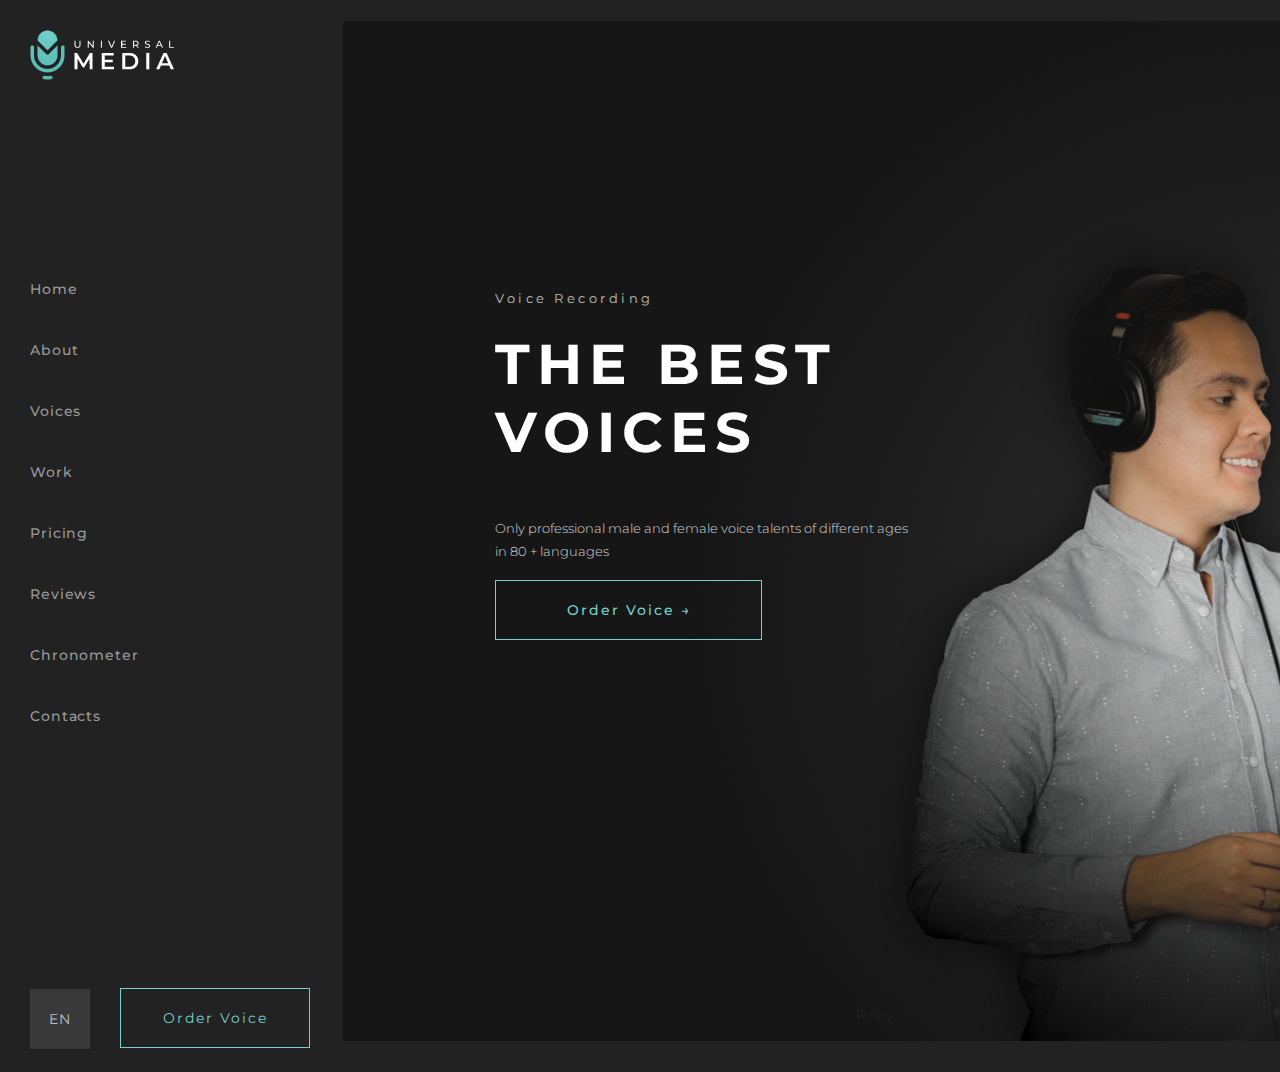
<file: index.html>
<!DOCTYPE html>
<html lang="ru">
<head>
	<meta charset="UTF-8">
	<link rel="stylesheet" href="assets/styles/style.css">
	<link href="https://fonts.googleapis.com/css?family=Montserrat:300,400,500,600,700&display=swap" rel="stylesheet">
	<title>Universal Media</title>
</head>
<body>
	<div class="sidebar">
		<ul>
			<li><a class="sidebar_part" href="#">Home</a>
			<li><a class="sidebar_part" href="#">About</a>
			<li><a class="sidebar_part" href="#">Voices</a>
			<li><a class="sidebar_part" href="#">Work</a>
			<li><a class="sidebar_part" href="#">Pricing</a>
			<li><a class="sidebar_part" href="#">Reviews</a>
			<li><a class="sidebar_part" href="#">Chronometer</a>
			<li><a class="sidebar_part" href="#">Contacts</a>
		</ul>
		<div class="language_swap">
			<button class="btn-lang">EN</button>
			<button class="btn-order-voice-sidebar">Order Voice</button>
		</div>
	</div>
		<div class="container">
		<div class="intro ">
			<h4 class="suptitle">Voice Recording</h4>
			<h2 class="content">The Best Voices</h2>
			<h4 class="subtitle">Only professional male and female voice talents of different ages in 80 + languages</h4>
			<button class="btn-about btn-order-voice-main">Order Voice     &#8594 </button>
			<button class="btn-previous">Prev.</button>
			<button class="btn-next">Next</button>
			<h3 class="selected__page">01</h3>
			<h4 class="all_pages">/ 06</h4>
			<button class="btn_next_arrow">&#707</button>
			<button class="btn_prev_arrow">&#706</button>
	</div>

		
	</div>

</body>
</html>
</file>
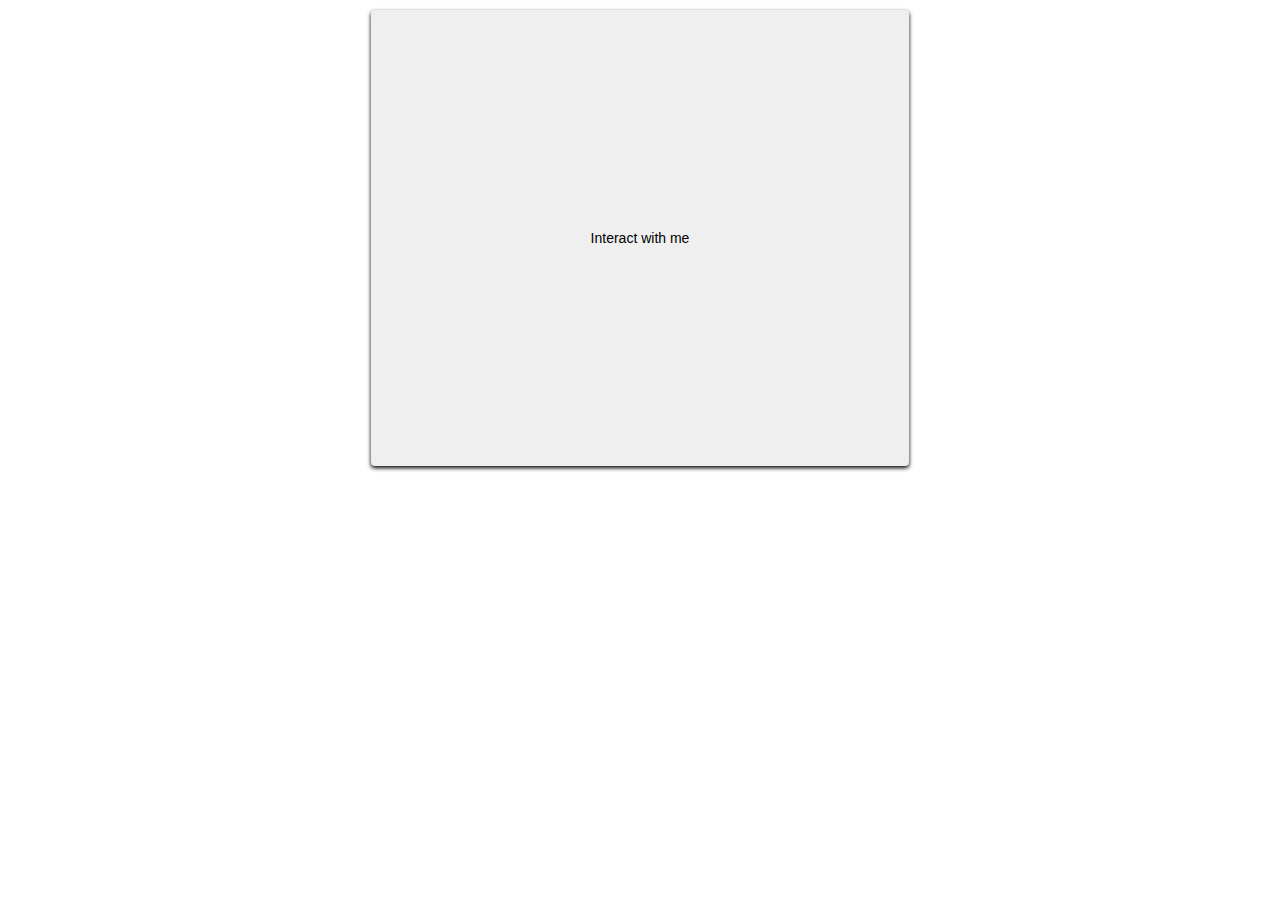
<file: example.html>
<!DOCTYPE html>
<html lang="en">
<head>
    <link rel="stylesheet" href="assets/styles/style2.css">
  <meta charset="UTF-8">
 
  <title>Document</title>
</head>
<body>
 <button ripple>
  Interact with me
  
    
   


</button>
<script script type="text/javascript">(function() { var cleanUp, debounce, i, len, ripple, rippleContainer, ripples, showRipple;

debounce = function(func, delay) {
  var inDebounce;
  inDebounce = undefined;
  return function() {
    var args, context;
    context = this;
    args = arguments;
    clearTimeout(inDebounce);
    return inDebounce = setTimeout(function() {
      return func.apply(context, args);
    }, delay);
  };
};

showRipple = function(e) {
  var pos, ripple, rippler, size, style, x, y;
  ripple = this;
  rippler = document.createElement('span');
  size = ripple.offsetWidth;
  pos = ripple.getBoundingClientRect();
  x = e.pageX - pos.left - (size / 2);
  y = e.pageY - pos.top - (size / 2);
  style = 'top:' + y + 'px; left: ' + x + 'px; height: ' + size + 'px; width: ' + size + 'px;';
  ripple.rippleContainer.appendChild(rippler);
  return rippler.setAttribute('style', style);
};

cleanUp = function() {
  while (this.rippleContainer.firstChild) {
    this.rippleContainer.removeChild(this.rippleContainer.firstChild);
  }
};

ripples = document.querySelectorAll('[ripple]');

for (i = 0, len = ripples.length; i < len; i++) {
  ripple = ripples[i];
  rippleContainer = document.createElement('div');
  rippleContainer.className = 'ripple--container';
  ripple.addEventListener('mousedown', showRipple);
  ripple.addEventListener('mouseup', debounce(cleanUp, 2000));
  ripple.rippleContainer = rippleContainer;
  ripple.appendChild(rippleContainer);
}
 }());
</script>
</body>
</html>
</file>
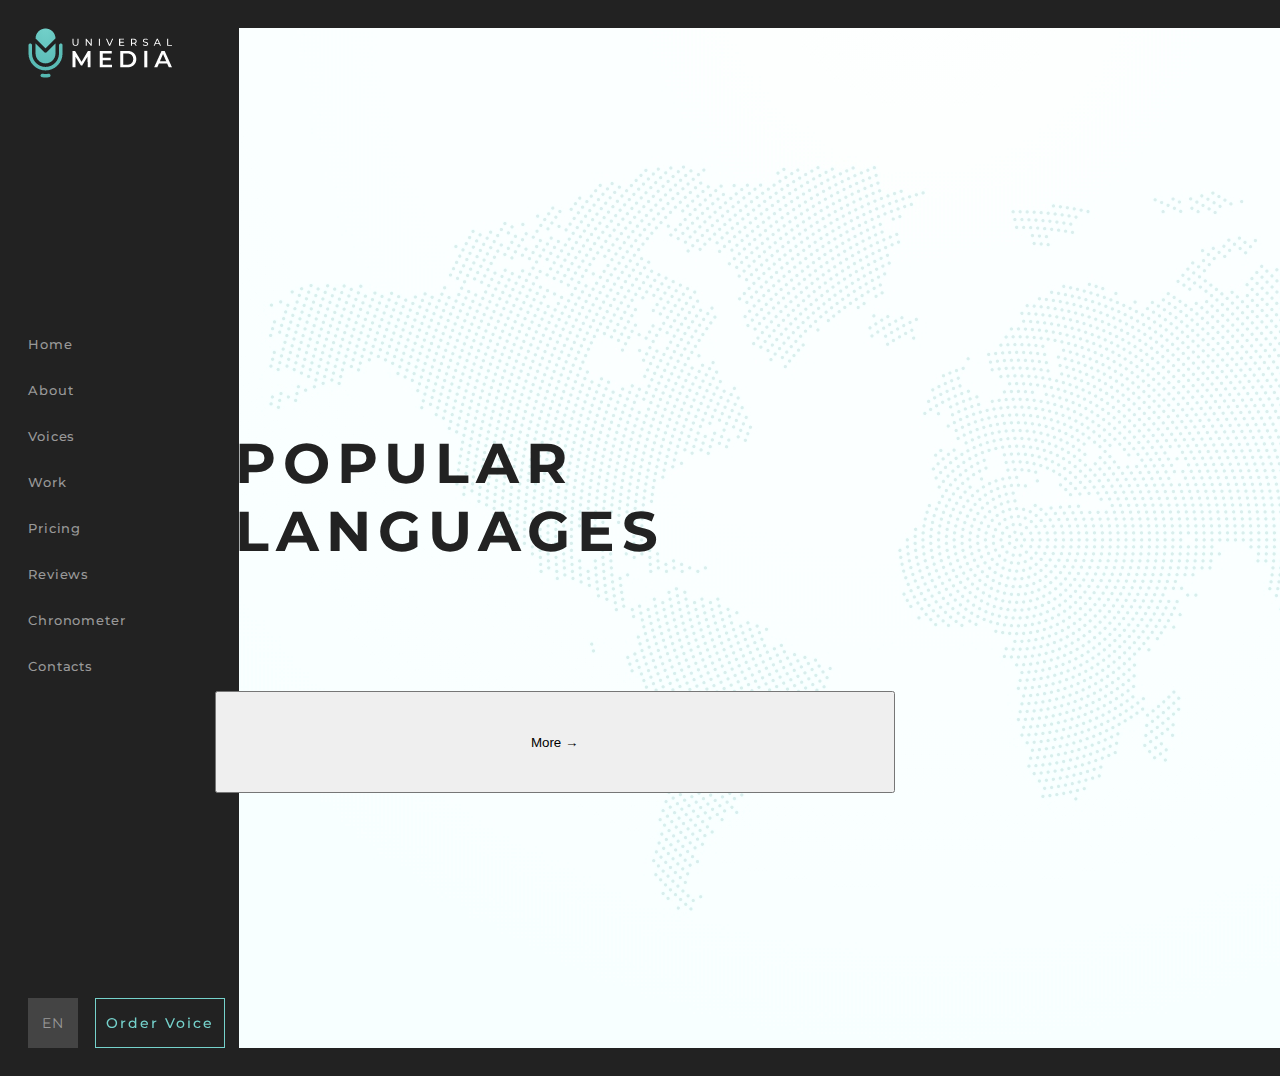
<file: expampel.html>
<!DOCTYPE html>
<html lang="ru">
<head>
	<meta charset="UTF-8">
	<link rel="stylesheet" href="assets/styles/style1.css">
	<link href="https://fonts.googleapis.com/css?family=Montserrat:300,400,500,600,700&display=swap" rel="stylesheet">
	<title>Universal Media</title>
</head>
<body>
	<div class="container">
	<div class="intro">
		<img src="assets/images/languages.jpg" alt="">
	</div>
	<div class="sidebar">
		<a href="#" class="sidebar-logo">
			<img src="assets/images/logo.png" alt="logo">
		</a>
		
		<div class="sidebar_part">				<ul>
			<li><a class="sidebar_part" href="#">Home</a>
			<li><a class="sidebar_part" href="#">About</a>
			<li><a class="sidebar_part" href="#">Voices</a>
			<li><a class="sidebar_part" href="#">Work</a>
			<li><a class="sidebar_part" href="#">Pricing</a>
			<li><a class="sidebar_part" href="#">Reviews</a>
			<li><a class="sidebar_part" href="#">Chronometer</a>
			<li><a class="sidebar_part" href="#">Contacts</a>
	
			</ul>
		</div>
	</div>
	<div class="languages-title_container">
		<h2 class="languages-title">Popular languages</h2>
		<button class="btn-more-languages">More     &#8594 </button>
	</div>

	
	
	<div class="buttons_down">
			<button class="btn ripple">EN</button>
			<button class="btn-order-voice-sidebar ripple">Order Voice</button>
		</div>
	</div>

</body>
</html>
</file>
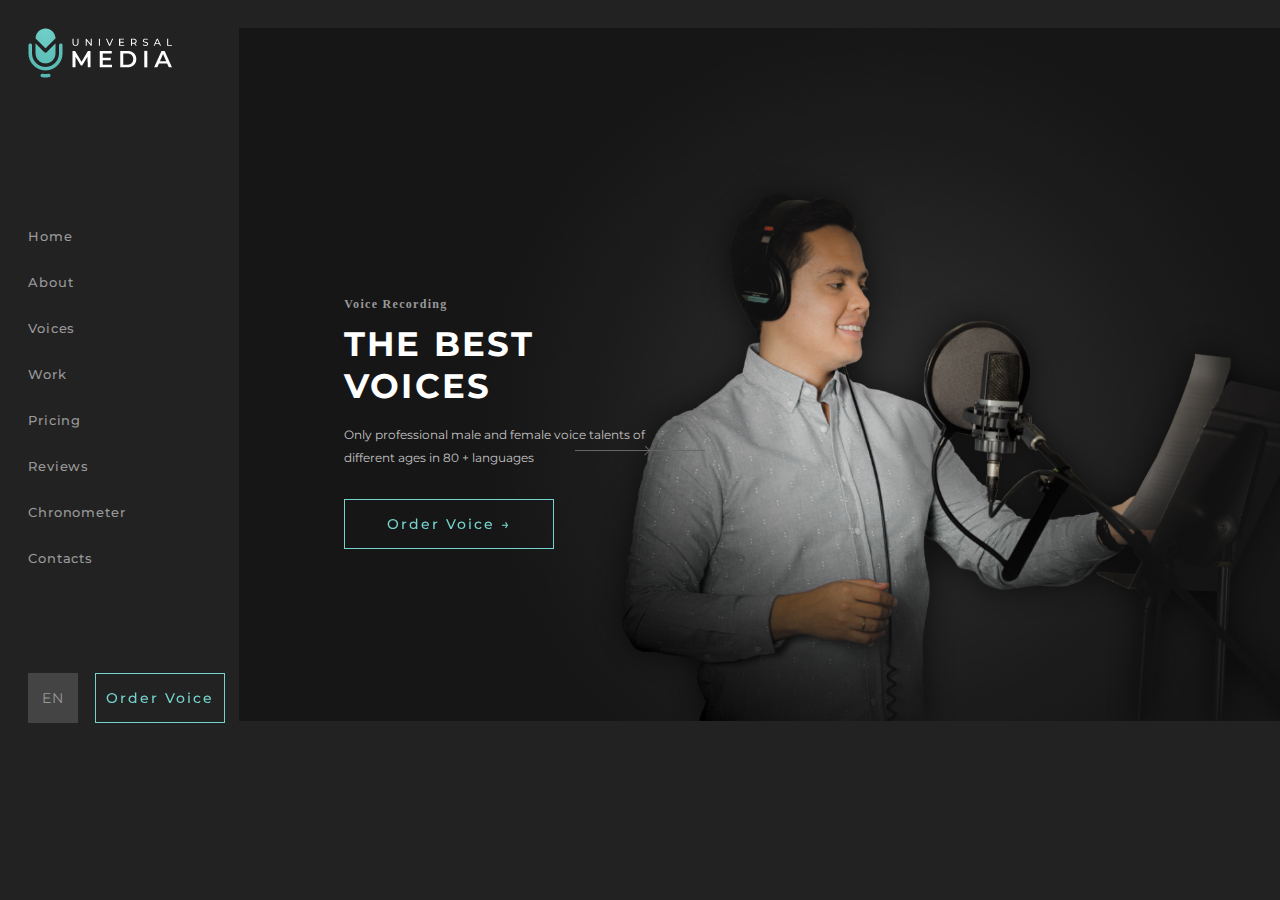
<file: index1new.html>
<!DOCTYPE html>
<html lang="ru">
<head>
	<meta charset="UTF-8">
	<link rel="stylesheet" href="assets/styles/style1.css">
	<link href="https://fonts.googleapis.com/css?family=Montserrat:300,400,500,600,700&display=swap" rel="stylesheet">
	<title>Universal Media</title>
</head>
<body>
	<div class="container">
	<div class="intro">

		<img class="img_back" src="assets/images/bg-main-scr1.png" alt="">
	</div>
	<div class="sidebar">
		<a href="#" class="sidebar-logo">
			<img src="assets/images/logo.png" alt="logo">
		</a>
		<div class="sidebar_part">
			
				<ul >
			<li><a class="sidebar_part" href="#">Home</a>
			<li><a class="sidebar_part" href="#">About</a>
			<li><a class="sidebar_part" href="#">Voices</a>
			<li><a class="sidebar_part" href="#">Work</a>
			<li><a class="sidebar_part" href="#">Pricing</a>
			<li><a class="sidebar_part" href="#">Reviews</a>
			<li><a class="sidebar_part" href="#">Chronometer</a>
			<li><a class="sidebar_part" href="#">Contacts</a>
	
			</ul>
		</div>
	</div>
	<div class="intro-text">
		<h4 class="suptitle">Voice Recording</h4>
		<h2 class="content">The Best Voices</h2>
			<h4 class="subtitle">Only professional male and female voice talents of different ages in 80 + languages</h4>
			<button class="btn-about btn-order-voice-main ripple">Order Voice     &#8594 </button>
	</div>
	<div class="buttons_down">
			<button class="btn ripple">EN</button>
			<button class="btn-order-voice-sidebar ripple">Order Voice</button>
		</div>
	</div>
<div class="arrow">

  <div class="arrow-top"></div>
  <div class="arrow-bottom"></div>
  <div class="arrow-line"></div>
  
</div>
</body>
</html>
</file>
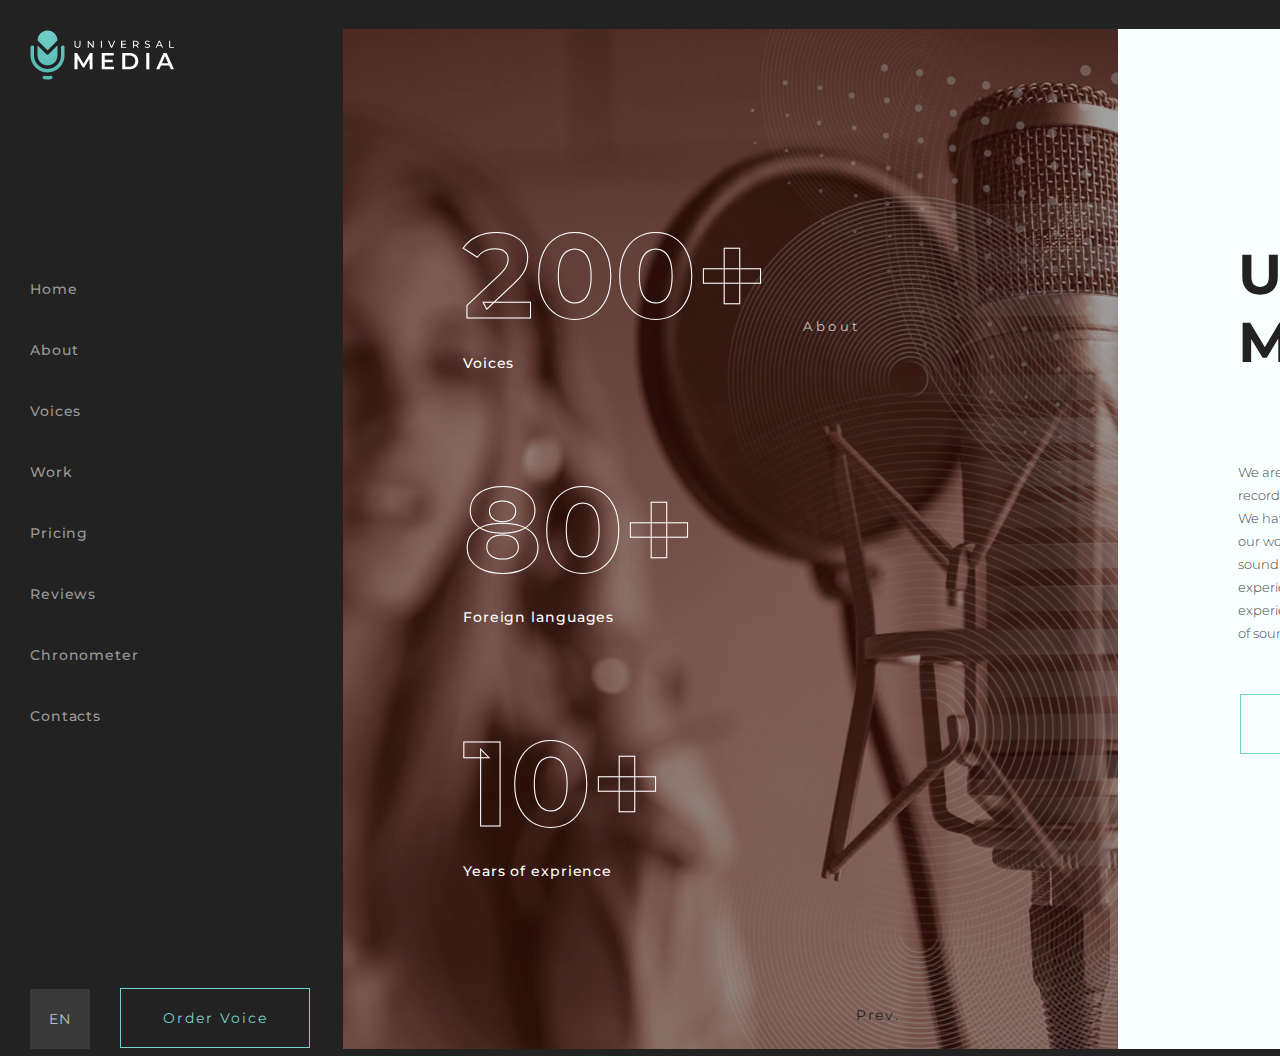
<file: index2.html>
<!DOCTYPE html>
<html lang="ru">
<head>
	<meta charset="UTF-8">
	<link rel="stylesheet" href="assets/styles/style.css">
	<link href="https://fonts.googleapis.com/css?family=Montserrat:300,400,500,600,700&display=swap" rel="stylesheet">
	<title>Universal Media</title>
</head>
<body>
	<div class="sidebar">
		<ul>
			<li><a class="sidebar_part" href="#">Home</a>
			<li><a class="sidebar_part" href="#">About</a>
			<li><a class="sidebar_part" href="#">Voices</a>
			<li><a class="sidebar_part" href="#">Work</a>
			<li><a class="sidebar_part" href="#">Pricing</a>
			<li><a class="sidebar_part" href="#">Reviews</a>
			<li><a class="sidebar_part" href="#">Chronometer</a>
			<li><a class="sidebar_part" href="#">Contacts</a>
		</ul>
		<div class="language_swap">
			<button class="btn-lang">EN</button>
			<button class="btn-order-voice-sidebar">Order Voice</button>
		</div>
	</div>
	<div class="container">
		<div class="intro_about">
			<div class="numbers_about_container">
				<h2 class="numbers_about_container">200+</h2>
                <h3 class="sidebar_part numbers_about_container">Voices</h3> 
            </div>
				<div class="numbers_about_container">
				<h2>80+</h2>
                <h3 class="sidebar_part numbers_about_container">Foreign languages</h3>
				</div>
				<div class="numbers_about_container">
				<h2>10+</h2>
				<h3 class="sidebar_part numbers_about_container">Years of exprience</h3>
			</div>
			
				<h4 class=" suptitle suptitle-about">About</h4>
				<h2 class="about_title content">Universal Media</h2>
				
			<p class="subtitle subtitle_about"><span>We are a professional recording Studio. For 8 years we have recorded tens of thousands of videos for thousands of customers.</span>
            We have an impeccable reputation, as we are fully responsible for our 
			work and always find a compromise, if it is required.

			Our sound engineers have professional education, extensive experience 
			with audio recordings and more than 20 years of experience.

			UNIVERSAL MEDIA is your reliable partner in the field of sound 
			recording. You can safely trust us!</p>
				

			</div>
			<button class="  btn-order-voice-main btn-about-more">More     &#8594 </button>
			<button class="btn-previous">Prev.</button>
			<button class="btn-next">Next</button>
			<h3 class="selected__page">02</h3>
			<h4 class="all_pages">/ 06</h4>
			<button class="btn_next_arrow">&#707</button>
			<button class="btn_prev_arrow">&#706</button>


		</div>
	</div>

</body>
</html>
</file>
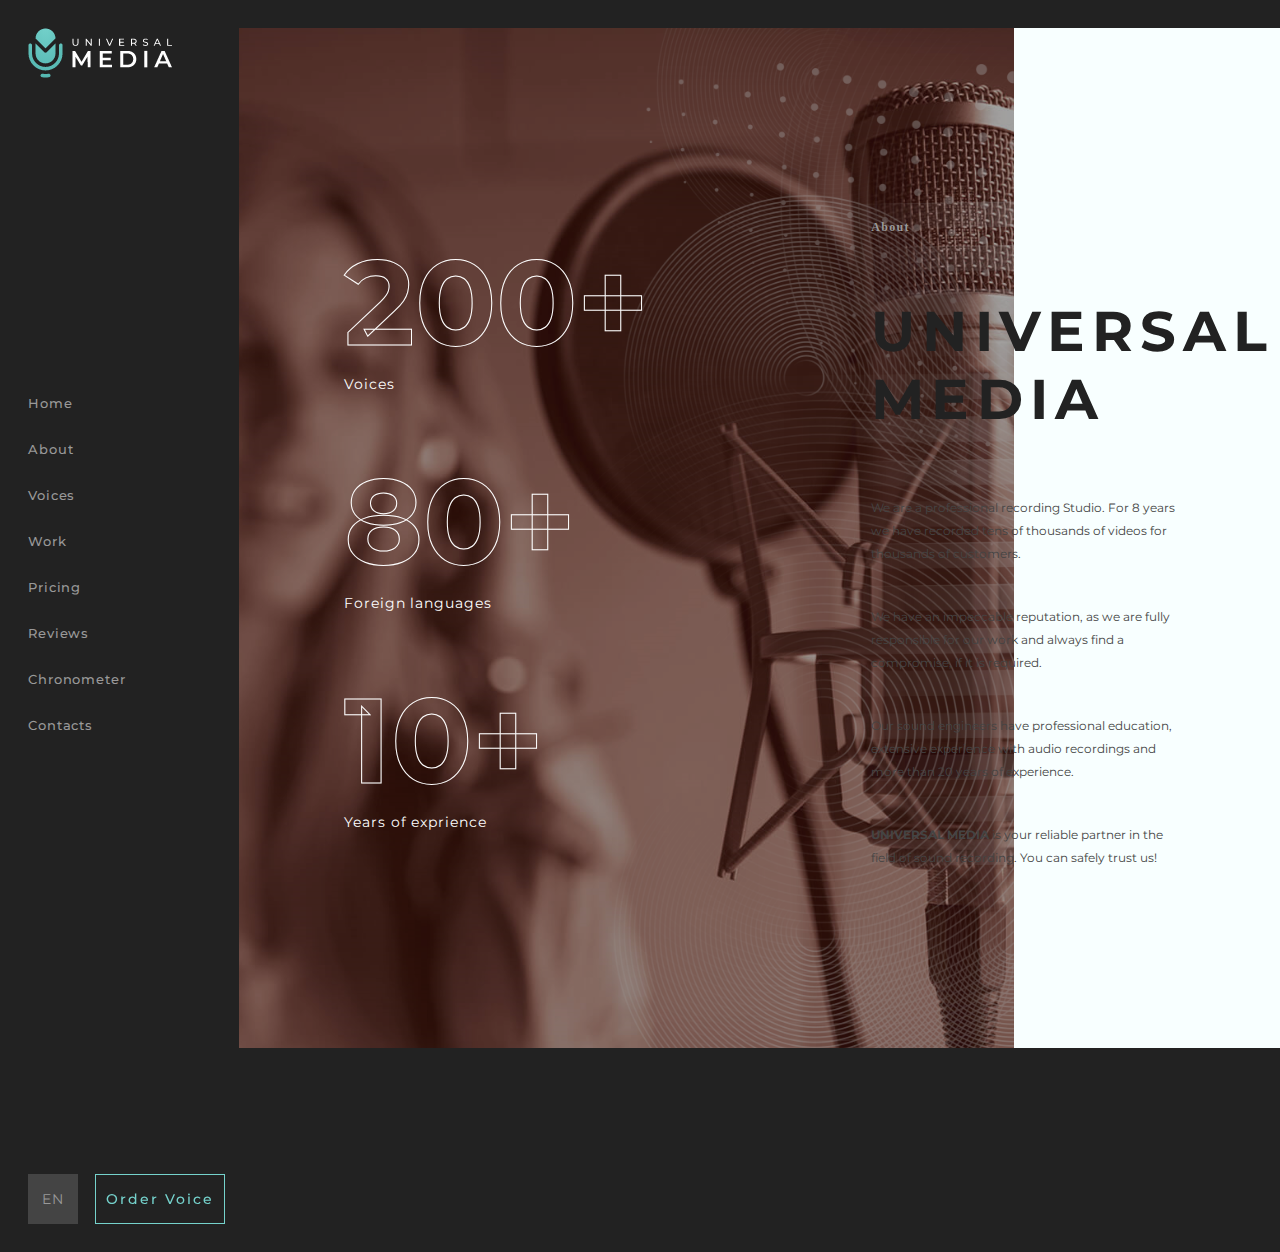
<file: index2new.html>
<!DOCTYPE html>
<html lang="ru">
<head>
	<meta charset="UTF-8">
	<link rel="stylesheet" href="assets/styles/style1.css">
	<link href="https://fonts.googleapis.com/css?family=Montserrat:300,400,500,600,700&display=swap" rel="stylesheet">
	<title>Universal Media</title>
</head>
<body>
	<div class="container">
	<div class="intro">
		<img src="assets/images/Group 150.png" alt="">
	</div>
	<div class="sidebar">
		<a href="#" class="sidebar-logo">
			<img src="assets/images/logo.png" alt="logo">
		</a>
		<div class="sidebar_part">
			
				<ul>
			<li><a class="sidebar_part" href="#">Home</a>
			<li><a class="sidebar_part" href="#">About</a>
			<li><a class="sidebar_part" href="#">Voices</a>
			<li><a class="sidebar_part" href="#">Work</a>
			<li><a class="sidebar_part" href="#">Pricing</a>
			<li><a class="sidebar_part" href="#">Reviews</a>
			<li><a class="sidebar_part" href="#">Chronometer</a>
			<li><a class="sidebar_part" href="#">Contacts</a>
	
			</ul>
		</div>
	</div>
	<div class="numbers_about_container">
			<ul>
				<li class="numbers_about">200+</li>
                <li class="numbers_about_topic">Voices</li> 
				<li class="numbers_about">80+</li>
                <li class="numbers_about_topic">Foreign languages</li>
				<li class="numbers_about">10+</li>
				<li class="numbers_about_topic">Years of exprience</li>
			</ul>
			</div>
	<div class="about_info">
		<h4 class="suptitle">About</h4>
			<h2 class="about_title ">Universal Media</h2>
			<ul class="list">
			<li class="subtitle about_info_list">We are a professional recording Studio. For 8 years we have recorded tens of thousands of videos for thousands of customers.
            
            <li class="subtitle about_info_list">We have an impeccable reputation, as we are fully responsible for our work and always find a compromise, if it is required.

			<li class="subtitle about_info_list">Our sound engineers have professional education, extensive experience with audio recordings and more than 20 years of experience.

			<li class="subtitle about_info_list"><b>UNIVERSAL MEDIA</b> is your reliable partner in the field of sound recording. You can safely trust us!
		</ul>
	</div>
	
	<div class="buttons_down">
			<button class="btn ripple">EN</button>
			<button class="btn-order-voice-sidebar ripple">Order Voice</button>
		</div>
	</div>

</body>
</html>
</file>
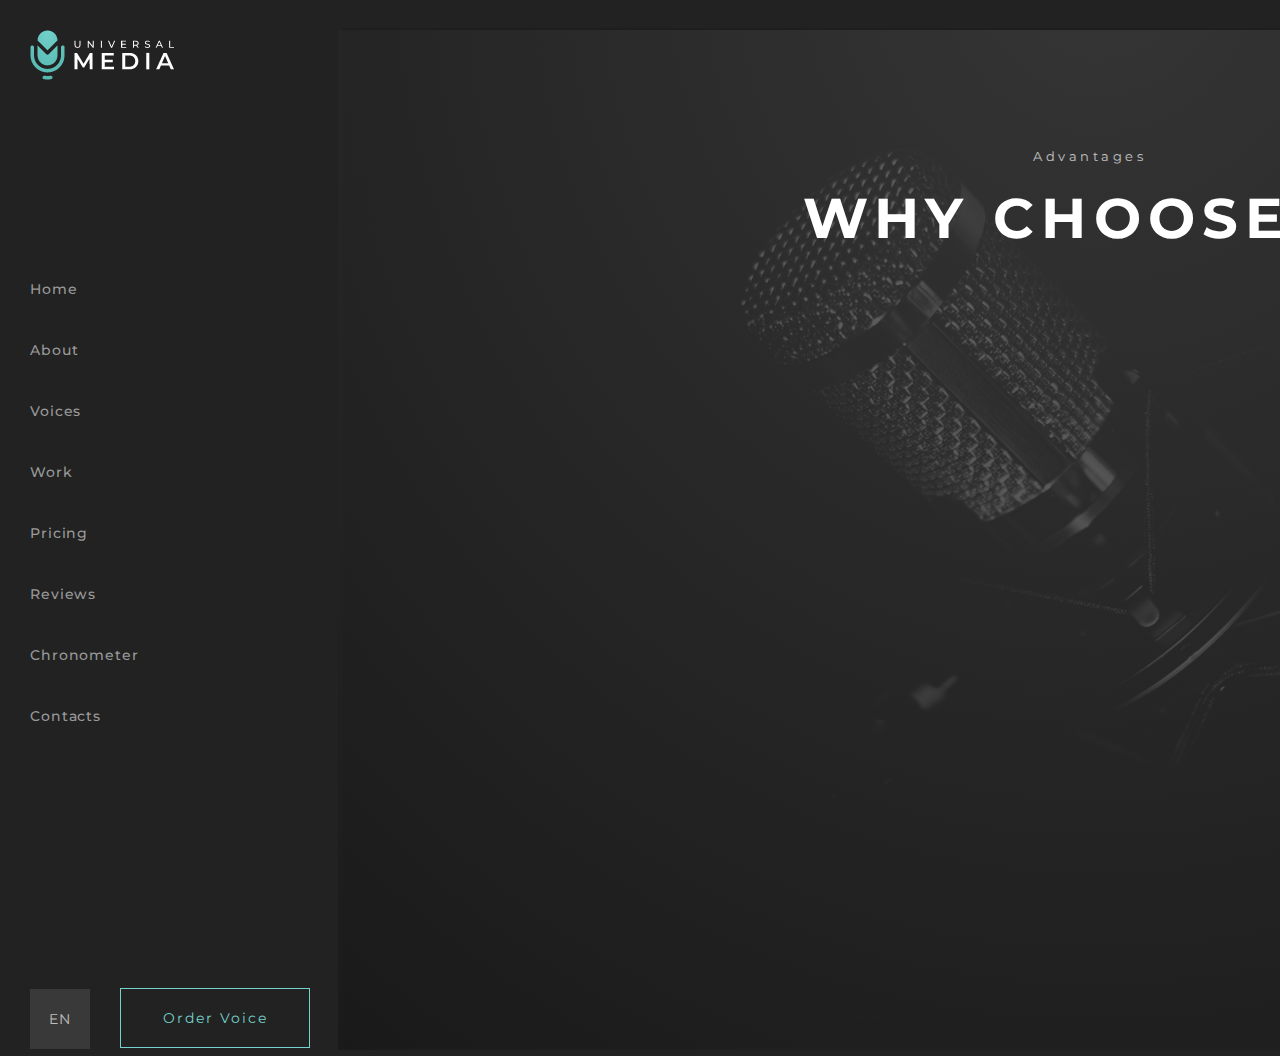
<file: index3.html>
<!DOCTYPE html>
<html lang="ru">
<head>
	<meta charset="UTF-8">
	<link rel="stylesheet" href="assets/styles/style.css">
	<link href="https://fonts.googleapis.com/css?family=Montserrat:300,400,500,600,700&display=swap" rel="stylesheet">
	<title>Universal Media</title>
</head>
<body>
	<div class="sidebar">
		<ul>
			<li><a class="sidebar_part" href="#">Home</a>
			<li><a class="sidebar_part" href="#">About</a>
			<li><a class="sidebar_part" href="#">Voices</a>
			<li><a class="sidebar_part" href="#">Work</a>
			<li><a class="sidebar_part" href="#">Pricing</a>
			<li><a class="sidebar_part" href="#">Reviews</a>
			<li><a class="sidebar_part" href="#">Chronometer</a>
			<li><a class="sidebar_part" href="#">Contacts</a>
		</ul>
		
			<button class="btn-lang">EN</button>
			<button class="btn-order-voice-sidebar">Order Voice</button>
		
	</div>



	
	<div class="container">
		<div class="intro_about intro_advantages">
			<div class="advantages_container">
				<h4 class=" suptitle suptitle-advantages swap-vr__head">Advantages</h4>
				<h2 class="advantages_title content">Why Choose Us</h2>

			</div>
				


			</div>
			
			<button class="btn-previous">Prev.</button>
			<button class="btn-next">Next</button>
			<h3 class="selected__page">03</h3>
			<h4 class="all_pages">/ 06</h4>
			<button class="btn_next_arrow">&#707</button>
			<button class="btn_prev_arrow">&#706</button>


		</div>
	</div>

</body>
</html>
</file>
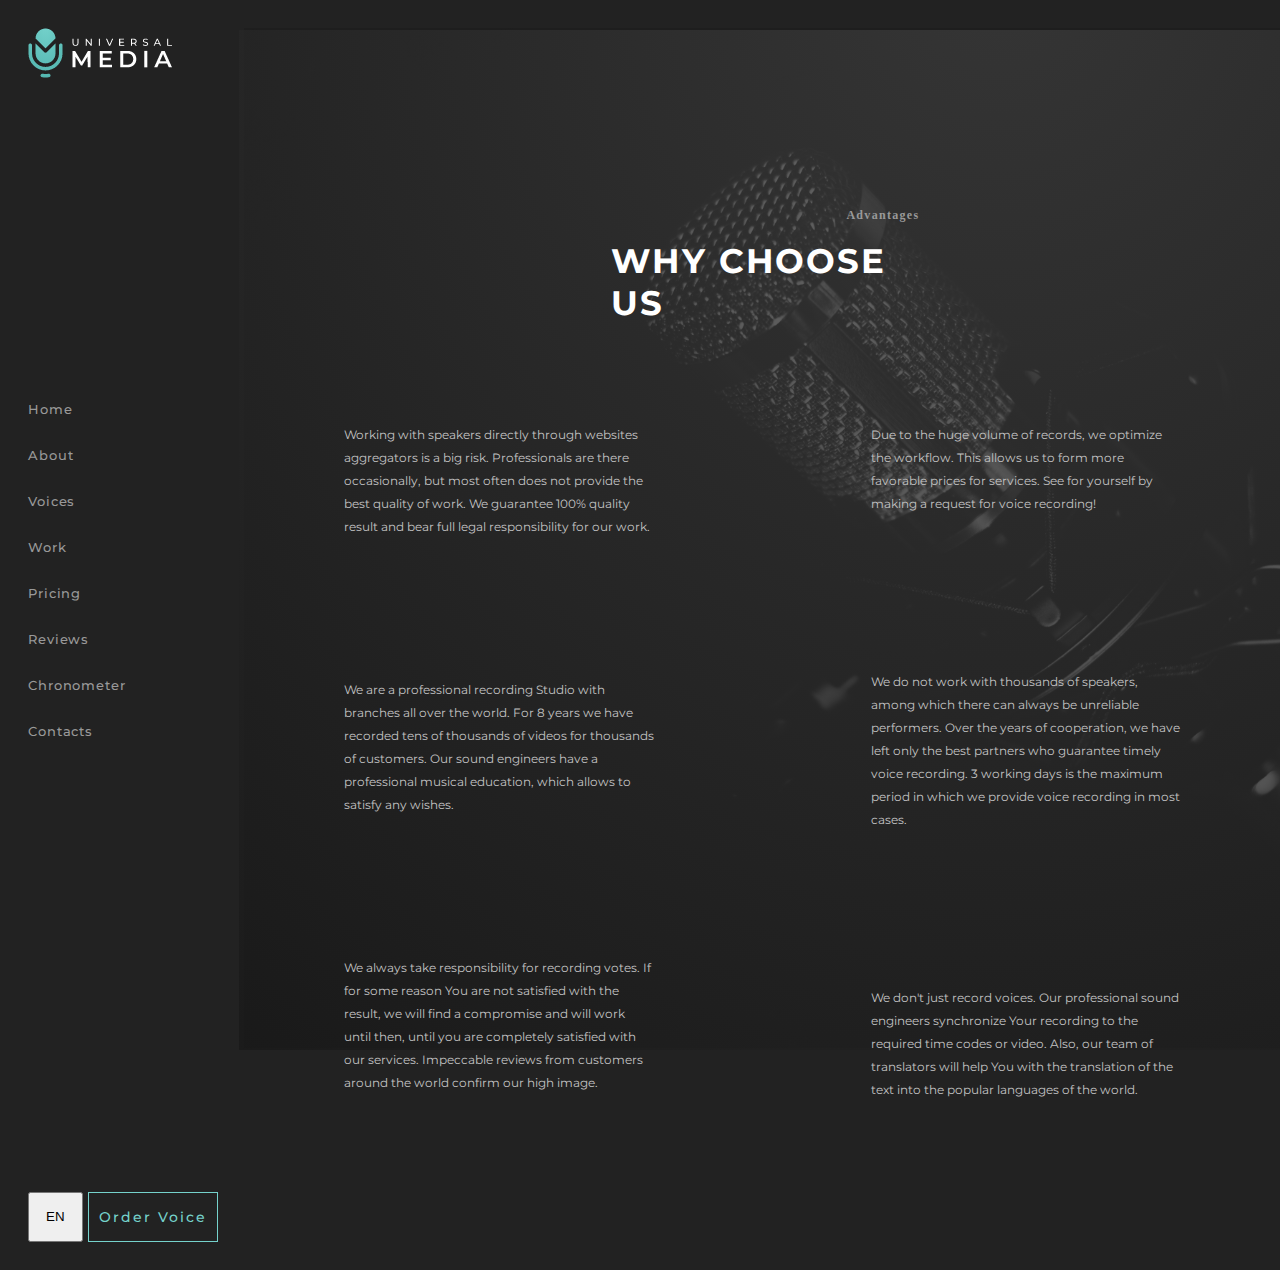
<file: index3new.html>
<!DOCTYPE html>
<html lang="ru">
<head>
	<meta charset="UTF-8">
	<link rel="stylesheet" href="assets/styles/style1.css">
	<link href="https://fonts.googleapis.com/css?family=Montserrat:300,400,500,600,700&display=swap" rel="stylesheet">
	<title>Universal Media</title>
</head>
<body>
	<div class="container">
	<div class="intro">
		<img src="assets//images/bg.png" alt="">
	</div>
	<div class="sidebar">
		<a href="#" class="sidebar-logo">
			<img src="assets/images/logo.png" alt="logo">
		</a>
		<div class="sidebar_part">
			
				<ul>
			<li><a class="sidebar_part" href="#">Home</a>
			<li><a class="sidebar_part" href="#">About</a>
			<li><a class="sidebar_part" href="#">Voices</a>
			<li><a class="sidebar_part" href="#">Work</a>
			<li><a class="sidebar_part" href="#">Pricing</a>
			<li><a class="sidebar_part" href="#">Reviews</a>
			<li><a class="sidebar_part" href="#">Chronometer</a>
			<li><a class="sidebar_part" href="#">Contacts</a>
	
			</ul>
		</div>
	</div>

	<div class="advantages_title_container">
		<h4 class="suptitle suptitle_advantages">Advantages</h4>
		<h2 class="content advantages_title">Why Choose Us</h2>
	</div>

	<div class="advantages_list_container">
		<ul class="list">
			<li class="subtitle advantages_list">Working with speakers directly through websites aggregators is a big risk. Professionals are there occasionally, but most often does not provide the best quality of work. We guarantee 100% quality result and bear full legal responsibility for our work.
            
            <li class="subtitle advantages_list">We are a professional recording Studio with branches all over the world. For 8 years we have recorded tens of thousands of videos for thousands of customers. Our sound engineers have a professional musical education, which allows to satisfy any wishes.

			<li class="subtitle advantages_list">We always take responsibility for recording votes. If for some reason You are not satisfied with the result, we will find a compromise and will work until then, until you are completely satisfied with our services. Impeccable reviews from customers around the world confirm our high image.
		</ul>
	</div>

	<div class="advantages_list2_container">
		<ul class="list">
			<li class="subtitle advantages_list_right">Due to the huge volume of records, we optimize the workflow. This allows us to form more favorable prices for services. See for yourself by making a request for voice recording!
            
            <li class="subtitle advantages_list_right">We do not work with thousands of speakers, among which there can always be unreliable performers. Over the years of cooperation, we have left only the best partners who guarantee timely voice recording. 3 working days is the maximum period in which we provide voice recording in most cases.

			<li class="subtitle advantages_list_right">We don't just record voices. Our professional sound engineers synchronize Your recording to the required time codes or video. Also, our team of translators will help You with the translation of the text into the popular languages of the world.
		</ul>
	</div>
	
	<div class="buttons_down">
			<button class="btn-lang">EN</button>
			<button class="btn-order-voice-sidebar">Order Voice</button>
		</div>
	</div>

</body>
</html>
</file>
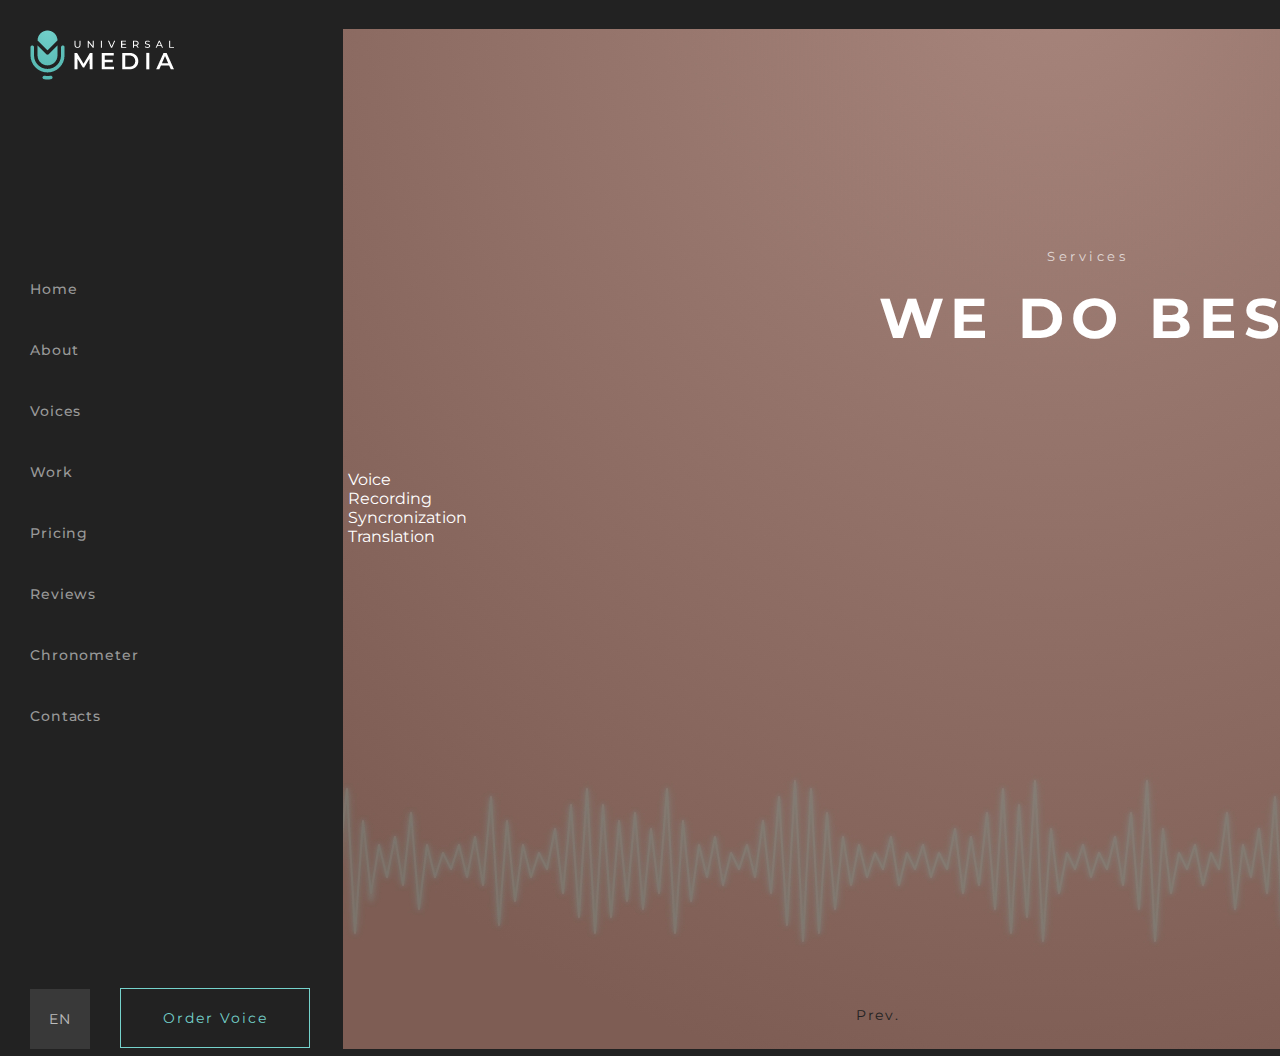
<file: index4.html>
<!DOCTYPE html>
<html lang="ru">
<head>
	<meta charset="UTF-8">
	<link rel="stylesheet" href="assets/styles/style.css">
	<link href="https://fonts.googleapis.com/css?family=Montserrat:300,400,500,600,700&display=swap" rel="stylesheet">
	<title>Universal Media</title>
</head>
<body>
	<div class="sidebar">
		<ul>
			<li><a class="sidebar_part" href="#">Home</a>
			<li><a class="sidebar_part" href="#">About</a>
			<li><a class="sidebar_part" href="#">Voices</a>
			<li><a class="sidebar_part" href="#">Work</a>
			<li><a class="sidebar_part" href="#">Pricing</a>
			<li><a class="sidebar_part" href="#">Reviews</a>
			<li><a class="sidebar_part" href="#">Chronometer</a>
			<li><a class="sidebar_part" href="#">Contacts</a>
		</ul>
		
			<button class="btn-lang">EN</button>
			<button class="btn-order-voice-sidebar">Order Voice</button>
		
	</div>
	<div class="container">
		<div class="intro_about intro_services">
			<div class="advantages_container">
				<h4 class=" suptitle suptitle-services ">Services</h4>
				<h2 class="services-title content">We do best</h2>

			</div class="container_grid">
			    <ul class="title_list_services">
			    	<li>Voice Recording</li>
			    	<li>Syncronization</li>
			    	<li>Translation</li>
			    </ul>

			</div>
			
			<button class="btn-previous">Prev.</button>
			<button class="btn-next">Next</button>
			<h3 class="selected__page">04</h3>
			<h4 class="all_pages">/ 06</h4>
			<button class="btn_next_arrow">&#707</button>
			<button class="btn_prev_arrow">&#706</button>


		</div>
	</div>

</body>
</html>
</file>
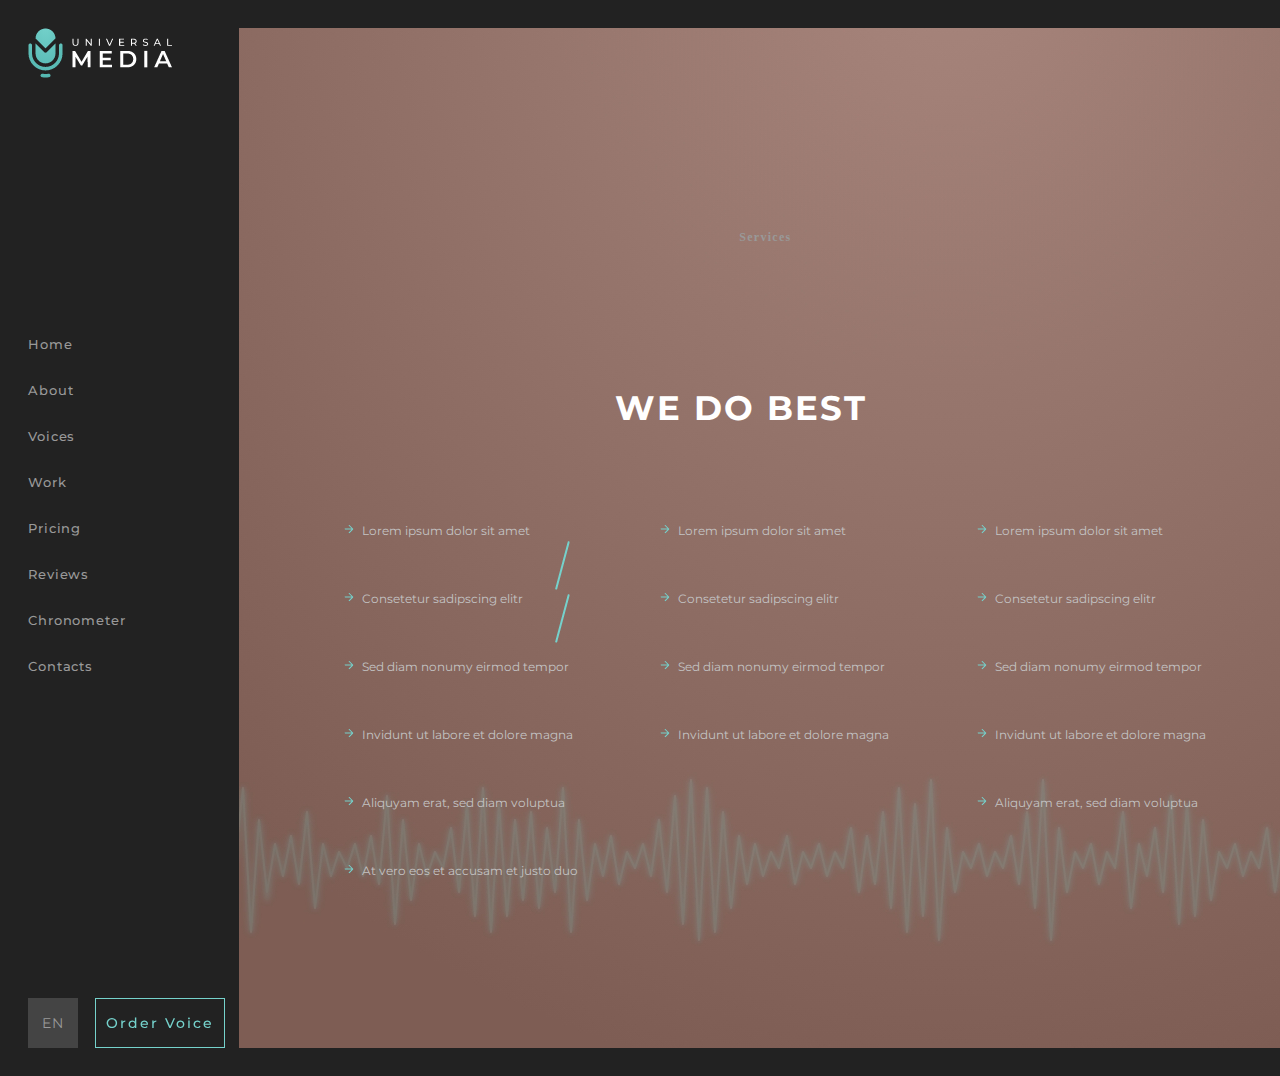
<file: index4new.html>
<!DOCTYPE html>
<html lang="ru">
<head>
	<meta charset="UTF-8">
	<link rel="stylesheet" href="assets/styles/style1.css">
	<link href="https://fonts.googleapis.com/css?family=Montserrat:300,400,500,600,700&display=swap" rel="stylesheet">
	<title>Universal Media</title>
</head>
<body>
	<div class="container">
	<div class="intro">
		<img src="assets/images/home4 (1).jpg" alt="">
	</div>
	<div class="sidebar">
		<a href="#" class="sidebar-logo">
			<img src="assets/images/logo.png" alt="logo">
		</a>
		
		<div class="sidebar_part">				<ul>
			<li><a class="sidebar_part" href="#">Home</a>
			<li><a class="sidebar_part" href="#">About</a>
			<li><a class="sidebar_part" href="#">Voices</a>
			<li><a class="sidebar_part" href="#">Work</a>
			<li><a class="sidebar_part" href="#">Pricing</a>
			<li><a class="sidebar_part" href="#">Reviews</a>
			<li><a class="sidebar_part" href="#">Chronometer</a>
			<li><a class="sidebar_part" href="#">Contacts</a>
	
			</ul>
		</div>
	</div>

	<div class="services_title_container">
		<h4 class="suptitle suptitle_services">Services</h4>
		<h2 class="content services_title">We do best</h2>
	</div>

	<div class="services_list">
		<ul>
			<li class="subtitle">Lorem ipsum dolor sit amet</li>
			<li class="subtitle">Consetetur sadipscing elitr</li>
			<li class="subtitle">Sed diam nonumy eirmod tempor</li>
			<li class="subtitle">Invidunt ut labore et dolore magna</li>
			<li class="subtitle">Aliquyam erat, sed diam voluptua</li>
			<li class="subtitle">At vero eos et accusam et justo duo</li>
		</ul>
	</div>
	<div class="slash">
			<ul>
			<li><img src="assets/images/Rectangle 62@2x.png" alt="">
			<li><img src="assets/images/Rectangle 62@2x.png" alt="">
		</ul>
		</div>
	<div class="services_list1">
		<ul>
			<li class="subtitle">Lorem ipsum dolor sit amet</li>
			<li class="subtitle">Consetetur sadipscing elitr</li>
			<li class="subtitle">Sed diam nonumy eirmod tempor</li>
			<li class="subtitle">Invidunt ut labore et dolore magna</li>
		</ul>
	</div>
	<div class="services_list2">
		<ul>
			<li class="subtitle">Lorem ipsum dolor sit amet</li>
			<li class="subtitle">Consetetur sadipscing elitr</li>
			<li class="subtitle">Sed diam nonumy eirmod tempor</li>
			<li class="subtitle">Invidunt ut labore et dolore magna</li>
			<li class="subtitle">Aliquyam erat, sed diam voluptua</li>
		</ul>
	</div>

	
	
	<div class="buttons_down">
			<button class="btn ripple">EN</button>
			<button class="btn-order-voice-sidebar ripple">Order Voice</button>
		</div>
	</div>


</script>
</body>
</html>
</file>
<file: assets/styles/style.css>
@import url('https://fonts.googleapis.com/css?family=Open+Sans');
.body {
	font-family: 'Montserrat', sans-serif;
    
    background: #222222;
	font-size: 15px;
	color: #fff;

	margin: 0;

}
html {
  
 
  background: #222222;
}

.left_nav {
	position: relative;
	width: 100%;
    
	max-width: 310px;
	margin-left: 0;
}

.nav_points {
	font-family: 'Montserrat', sans-serif;
	font-size: 14px;

	text-decoration: none;
}

.container {
	width: 100%;
    max-width: 1550px;
   
    margin-left:  300px ;
}
.intro {
	width: 1585px;
	height: 1022px;
    margin-top: 20px;
    margin-bottom: 30px;
	
	
	
	
	background: url("../images/bg-main-scr1.png") right  no-repeat ;
}

.intro_about {
	width: 1585px;
	height: 1022px;
    margin-top: 20px;
    margin-bottom: 30px;
	position: absolute;
	
	
	background: url("../images/Group 150.png") right  no-repeat ;
}



.content {
	width:460px;
	color:#fff;
	font-family: 'Montserrat', sans-serif;
	font-size: 56px;
	font-weight: 700;
	text-transform: uppercase;
	letter-spacing: 7.1px;
	margin: 0;
	position: absolute;
	top:330px;
	left:495px;
}

.suptitle {
	color:#fff;
	font-family: 'Montserrat', sans-serif;
	font-size: 13px;
	position: absolute;
	top:290px;
	left:495px;
	font-weight: 400;
	letter-spacing: 3.5px;
	opacity: 0.7;
	margin:0;
}

.subtitle {
	width: 420px;
	color:#fff;
	font-family: 'Montserrat', sans-serif;
	font-size: 13px;
	position: absolute;
	top:500px;
	left:495px;
	font-weight: 300;
	opacity: 0.8;
	line-height:23px;
}

.sidebar {
	width: 100%;
	height: 100vh;
	position: absolute;
	top:30px;
	left:30px;
	max-width: 310px;
	background: url("../images/logo.png") no-repeat;
}

.sidebar ul {
	margin-top: 250px;
	list-style-type: none;
	padding:0;

}

.sidebar li {
	margin-top: 43px;
	list-style-type: none;

}

.sidebar a:active{
  color: #fff123;
}



.sidebar_part {
    text-decoration: none;
    font-family: 'Montserrat', sans-serif;
    font-size: 14px;
    color:#999999;
    font-weight: 500;
    letter-spacing: 0.9px;
 
}

.sidebar_part:active {
	color: #fff;
}


.btn-lang {

	border: 0;
 font-family: 'Montserrat', sans-serif;
  color: #fff;
  opacity: 0.5;
  font-size: 14px;
  background: #444444;
  width: 60px;
  height: 60px;
  text-decoration: none;
   letter-spacing: 1px;
}

 .btn-lang:hover {
  background: #abb3b8;
  text-decoration: none;
}

.btn-order-voice-sidebar {
	position: absolute;
	top:958px;
	left:90px;
	border: 1px solid;

	border-color: #75D2CC;
 font-family: 'Montserrat', sans-serif;
  color: #75D2CC;
  font-size: 14px;
  font-weight: 400;
  background: transparent;
  width: 190px;
  height: 60px;
  text-decoration: none;
  letter-spacing: 2px;
}

 .btn-order-voice-sidebar:hover {
  background: #222222;
  text-decoration: none;
}

.btn-order-voice-main {
  width: 267px;
  height: 60px;
  border: 1px solid;
  border-color: #75D2CC;
  font-family: 'Montserrat', sans-serif;
  color: #75D2CC;
  font-size: 14px;
  font-weight: 500;
  background: transparent;
  position: absolute;
	top:656px;
	left:495px;
	 text-decoration: none;
  letter-spacing: 2px;
}

 .btn-order-voice-main:hover {
  background: #222222;
  text-decoration: none;
}

.btn-previous {
  width: 100%;
  max-width: 40px;
  border:0;
  position: absolute;
  left: 850px;
  top: 1005px;
  font-family: 'Montserrat', sans-serif;
  font-size: 14px;
  font-weight: 400;
  background: transparent;
  color:#222222;
  
  letter-spacing: 1.7px;
}

.btn-next {
  width: 100%;
  max-width: 40px;
  border:0;
  position: absolute;
  left: 1345px;
  top: 1005px;
  font-family: 'Montserrat', sans-serif;
  font-size: 14px;
  font-weight: 400;
  background: transparent;
  color:#333333;
  letter-spacing: 1.7px;
}

.selected__page{
	position: absolute;
	left:1730px;
	top:990px;
	  font-family: 'Montserrat', sans-serif;
  font-size: 24px;
  font-weight: 400;
   color: #75D2CC;
}

.selected__page{
	position: absolute;
	left:1710px;
	top:992px;
	  font-family: 'Montserrat', sans-serif;
  font-size: 24px;
  font-weight: 400;
   color: #75D2CC;
}

.all_pages {
	position: absolute;
	left:1745px;
	top:1010px;
	  font-family: 'Montserrat', sans-serif;
  font-size: 12px;
  font-weight: 400;
   color: #333333;
   
}

.btn-lang {
	position: absolute;
	top:959px;
	border: 0;
 font-family: 'Montserrat', sans-serif;
  color: #fff;
  opacity: 0.7;
  font-size: 14px;
  background: #444444;
  width: 60px;
  height: 60px;
  text-decoration: none;
   letter-spacing: 1px;
}

 .btn-lang:hover {
  background: #abb3b8;
  text-decoration: none;
}

.btn_next_arrow {
	position: absolute;
	top:990px;
	left: 1833px;
	border: 0;
  font-family: 'Montserrat', sans-serif;
  color: #fff;
  opacity: 0.7;
  font-size: 24px;
  background: #444444;
  width: 60px;
  height: 60px;
  text-decoration: none;
   letter-spacing: 1px;
}

 .btn_next_arrow:hover {
  background: #abb3b8;
  text-decoration: none;
}

.btn_prev_arrow {
	position: absolute;
	top:990px;
	left: 1772px;
	border: 0;
 font-family: 'Montserrat', sans-serif;
  color: #fff;
  opacity: 0.7;
  font-size: 24px;
  background: #444444;
  width: 60px;
  height: 60px;
  text-decoration: none;
   letter-spacing: 1px;
}

 .btn_prev_arrow:hover {
  background: #abb3b8;
  text-decoration: none;
}

.numbers_about_container {
  width: 100%;
  max-width: 306px;
  height: 164px;
  margin-top: 90px;
  opacity: 1;
}

.numbers_about_container h2 {
   font-family: 'Montserrat', sans-serif;
   color: transparent;
   font-size: 120px;
   font-weight: 700;
   margin-bottom: 1px;
   -webkit-text-stroke: 1px white;
    text-stroke: 1px white;
    margin-block-start: 0.7em;
    margin-block-end: 0.6em;
    position: absolute;
    left: 155px;
}

.numbers_about_container h3  {
	
    position: absolute;
    color: #fff;
    letter-spacing: 0.9px;
    left: 155px;
    vertical-align: bottom;
    display: flex;
    align-items: flex-end;

   
}


.subtitle_about_container {
	width: 100%;
	max-width: 463px;
	height: 64px;
	position: absolute;
	left: 137px;
	margin-bottom: 20px;

}

.about_title {
	left: 930px;
	top: 212px;
	color: #222222;
}

.btn-about {
	top:580px;
	left:495px;
}

.btn-about-more {
    left:1240px;
    top:694px;
    padding-right: 80px;
      letter-spacing: 0.8px;
}




.subtitle_about{
	left: 930px;
	top:420px;
	opacity: 1;
	color: #444444;
	font-weight: 300;
	
	text-decoration: none;
}

.intro_advantages {
	background: url("../images/bg.png") right  no-repeat ;
}


.advantages_title {
	width:660px;
	left:495px;
	top: 156px;
	
	color: #fff;
}

.suptitle-advantages{
	top: 120px;
	left:725px;
	margin 0 auto;
}

.intro_services {
	background: url("../images/home4 (1).jpg") right  no-repeat ;
}

.services-title {
	width:660px;
	left:571px;
	top: 256px;
	
	color: #fff;
}

.suptitle-services{
	top: 220px;
	left:739px;
	margin 0 auto;
}

.title_list_services {
  font-family: 'Montserrat', sans-serif;
   font-size: 16px;
   color: #FFFFFF;
   position: absolute;
   top:426px;

}

.title_list_services li {
	display: grid;
	grid-template-columns: 1fr 1fr 1fr 1fr 1fr 1fr 1fr 1fr 1fr 1fr 1fr 1fr 1fr 1fr 1fr 1fr ; 
    grid-template-areas: "index-list"
    &-list
    grid-area: list;
	text-decoration: none;
	
}

.container_grid {
	
    
}

.intro_languages {
	background: url("../images/languages.jpg") right  no-repeat ;
}

.languages-title {
	width:660px;
	left:185px;
	top: 400px;
	
	color: #222222;
}

.suptitle-languages{
	top: 364px;
	left:185px;
	margin 0 auto;
	color: #999999;
    font-weight: 400;
    letter-spacing: 1.4px;
    opacity:1; 

}

.btn-more-languages {
	left:185px;
	top:596px;
	 width: 267px;
   height: 60px;
}

.english_path {
	position: absolute;
	left:850px;
	top:110px;
}

.arabic_path {
	position: absolute;
	left:850px;
	top:270px;
}
.portu_path {
	position: absolute;
	left:860px;
	top:430px;
}

.russian_path {
	position: absolute;
	left:850px;
	top:590px;
}

.chinese_path {
	position: absolute;
	left:850px;
	top:750px;
}

.french_path {
	position: absolute;
	left:1130px;
	top:180px;
}

.spanish_path {
	position: absolute;
	left:1130px;
	top:340px;
}

.german_path {
	position: absolute;
	left:1130px;
	top:510px;
}

.italian_path {
	position: absolute;
	left:1130px;
	top:670px;
}

.japanese_path {
	position: absolute;
	left:1130px;
	top:830px;
}

.countries_list-left  {
	 list-style-type: none;
	 position: absolute;
	 left: 900px;
	 top:125px;
	 font-family: 'Montserrat', sans-serif;
     font-size: 14px;
     font-weight: 500;
     letter-spacing: 1.5px;
     color: #222222;
}

.countries_list-right  {
	 list-style-type: none;
	 position: absolute;
	 left: 1180px;
	 top:190px;
	 font-family: 'Montserrat', sans-serif;
     font-size: 14px;
     font-weight: 500;
     letter-spacing: 1.5px;
     color: #222222;
}

.countries_list-left li{
	margin-bottom: 143px;

}
.countries_list-right li{
	margin-bottom: 143px;

}


.intro_reviewers {
	background: url("../images/index6bg.jpg") right  no-repeat ;
}

.reviews-title {
	width:660px;
	left:200px;
	top: 155px;
	
	color: #FFFFFF;
}

.suptitle-reviews{
	top: 120px;
	left:200px;
	margin 0 auto;
	color: #999999;
	opacity: 1;

}

.btn-all-reviews {
	left:200px;
	top:800px;
	 width: 267px;
   height: 60px;
}

.img_logos {
	position: absolute;
	left: 1390px;
	top: 100px;
}

.img_frame6 {
	position: absolute;
	left: 1265px;
	top: -10px;
}

.img_frame_left_up {
	position: absolute;
	left:200px;
    top: 290px;
}

.img_frame_right_up {
	position: absolute;
	left:820px;
    top: 290px;
}

.img_frame_left_down {
    position: absolute;
	left:200px;
    top: 530px;
}

.img_frame_right_down {
    position: absolute;
	left:665px;
    top: 530px;
}
</file>
<file: assets/styles/style2.css>
body {
  color: #777;
  text-align: center;
  padding: 0 0 0 0;
  margin: 0 0 0 0;
}
button {
  border: none;
  padding: 220px;
  margin: 10px;
  font-size: 14px;
  outline: 0;
  box-shadow: 0px 2px 4px 0px #000;
  border-radius: 4px;
}
button:active {
  box-shadow: 0px 2px 6px 0px #000;
}
[ripple] {
  position: relative;
  overflow: hidden;
}
[ripple] .ripple--container {
  position: absolute;
  top: 0;
  right: 0;
  bottom: 0;
  left: 0;
}

@-moz-keyframes ripple {
  to {
    opacity: 0;
    transform: scale(2);
  }
}
@-webkit-keyframes ripple {
  to {
    opacity: 0;
    transform: scale(2);
  }
}
@-o-keyframes ripple {
  to {
    opacity: 0;
    transform: scale(2);
  }
}
@keyframes ripple {
  to {
    opacity: 0;
    transform: scale(2);
  }
}
</file>
<file: assets/styles/style1.css>
html {
  background: #222222; }

.container {
  width: 100%;
  padding: 30px 30px;
  display: -ms-grid;
  display: grid;
  -ms-grid-columns: (1fr)[12];
  grid-template-columns: repeat(12, 1fr);
  -ms-grid-rows: (1fr)[4];
  grid-template-rows: repeat(4, 1fr);
  grid-gap: 1px; }

.intro {
  display: -ms-grid;
  display: grid;
  -ms-grid-column: 3;
  -ms-grid-column-span: 10;
  grid-column: 3/13;
  -ms-grid-row: 1;
  -ms-grid-row-span: 4;
  grid-row: 1/5; }

.img_back {
  display: block;
  max-width: 100%;
  height: auto; }

.sidebar-logo {
  width: 188px;
  height: 30px;
  display: -ms-grid;
  display: grid;
  -ms-grid-column: 1;
  -ms-grid-column-span: 1;
  grid-column: 1/2;
  -ms-grid-row: 1;
  grid-row: 1; }

.sidebar {
  display: -ms-grid;
  display: grid;
  -ms-grid-column: 1;
  -ms-grid-column-span: 2;
  grid-column: 1/3;
  -ms-grid-row: 1;
  -ms-grid-row-span: 4;
  grid-row: 1/5; }

.sidebar ul {
  list-style-type: none;
  padding: 0;
  padding-top: 100px; }

.sidebar li {
  padding-bottom: 62px;
  list-style-type: none; }

.intro-text {
  padding-top: 45px;
  display: -ms-grid;
  display: grid;
  -ms-grid-column: 4;
  -ms-grid-column-span: 3;
  grid-column: 4/7;
  -ms-grid-row: 2;
  -ms-grid-row-span: 2;
  grid-row: 2/4; }

.suptitle {
  letter-spacing: 3.5px;
  margin-top: 50px; }

.content {
  color: #fff;
  font-family: 'Montserrat', sans-serif;
  font-size: 56px;
  font-weight: 700;
  letter-spacing: 7.1px;
  text-transform: uppercase;
  margin: 0; }

.sidebar_part {
  text-decoration: none;
  font-family: 'Montserrat', sans-serif;
  font-size: 14px;
  color: #999999;
  font-weight: 500;
  letter-spacing: 0.9px;
  list-style-type: none;
  -ms-grid-column: 1;
  -ms-grid-column-span: 1;
  grid-column: 1/2;
  -ms-grid-row: 2;
  -ms-grid-row-span: 2;
  grid-row: 2/4; }

.sidebar_part li {
  list-style-type: none; }

.arrow {
  cursor: pointer;
  height: 30px;
  left: 50%;
  position: absolute;
  top: 50%;
  -webkit-transform: translateX(-50%) translateY(-50%);
  -ms-transform: translateX(-50%) translateY(-50%);
  transform: translateX(-50%) translateY(-50%);
  -webkit-transition: -webkit-transform 0.1s;
  transition: -webkit-transform 0.1s;
  -o-transition: transform 0.1s;
  transition: transform 0.1s;
  transition: transform 0.1s, -webkit-transform 0.1s;
  width: 130px; }

.arrow-bottom {
  background-color: #666;
  height: 1px;
  left: 0px;
  position: absolute;
  top: 50%;
  width: 100%; }

.arrow-top, .arrow-line {
  background-color: #666;
  height: 1px;
  left: 68px;
  position: absolute;
  top: 50%;
  width: 5%; }

.arrow-top:after, .arrow-bottom:after, .arrow-line:after {
  background-color: #fff;
  content: '';
  height: 100%;
  position: absolute;
  top: 0;
  -webkit-transition: all 0.55s;
  -o-transition: all 0.55s;
  transition: all 0.55s; }

.arrow-line {
  -webkit-transform: rotate(-45deg);
  -ms-transform: rotate(-45deg);
  transform: rotate(-45deg);
  -webkit-transform-origin: bottom right;
  -ms-transform-origin: bottom right;
  transform-origin: bottom right; }

.arrow-line:after {
  left: 100%;
  right: 0;
  -webkit-transition-delay: 0s;
  -o-transition-delay: 0s;
  transition-delay: 0s; }

.arrow-top {
  -webkit-transform: rotate(45deg);
  -ms-transform: rotate(45deg);
  transform: rotate(45deg);
  -webkit-transform-origin: bottom right;
  -ms-transform-origin: bottom right;
  transform-origin: bottom right; }

.arrow-top:after {
  left: 100%;
  right: 0;
  -webkit-transition-delay: 0s;
  -o-transition-delay: 0s;
  transition-delay: 0s; }

.arrow-bottom {
  -webkit-transform: rotate(360deg);
  -ms-transform: rotate(360deg);
  transform: rotate(360deg);
  -webkit-transform-origin: top right;
  -ms-transform-origin: top right;
  transform-origin: top right; }

.arrow-bottom:after {
  left: 0;
  right: 100%;
  -webkit-transition-delay: 0.15s;
  -o-transition-delay: 0.15s;
  transition-delay: 0.15s; }

.arrow:hover .arrow-top:after {
  left: 0;
  -webkit-transition-delay: 0.35s;
  -o-transition-delay: 0.35s;
  transition-delay: 0.35s; }

.arrow:hover .arrow-bottom:after {
  right: 0;
  -webkit-transition-delay: 0s;
  -o-transition-delay: 0s;
  transition-delay: 0s; }

.arrow:hover .arrow-line:after {
  left: 0;
  -webkit-transition-delay: 0.35s;
  -o-transition-delay: 0.35s;
  transition-delay: 0.35s; }

.arrow:active {
  -webkit-transform: translateX(-50%) translateY(-50%) scale(0.9);
  -ms-transform: translateX(-50%) translateY(-50%) scale(0.9);
  transform: translateX(-50%) translateY(-50%) scale(0.9); }

.sidebar_part:active {
  color: #fff; }

.subtitle {
  width: 420px;
  color: #C4C4C4;
  font-family: 'Montserrat', sans-serif;
  font-size: 13px;
  margin-bottom: 2px;
  font-weight: 400;
  line-height: 23px;
  list-style-type: none; }

.btn-order-voice-main {
  width: 267px;
  height: 60px;
  border: 1px solid;
  border-color: #75D2CC;
  font-family: 'Montserrat', sans-serif;
  color: #75D2CC;
  font-size: 14px;
  font-weight: 500;
  background: transparent;
  text-decoration: none;
  letter-spacing: 2px;
  outline: 0; }

.btn-order-voice-main:hover {
  background: #75D2CC;
  color: #161616;
  text-decoration: none; }

.btn-order-voice-main:focus {
  background: #49A39C;
  color: #161616;
  border: 0; }

.buttons_down {
  display: -ms-grid;
  display: grid;
  -ms-grid-column: 1;
  -ms-grid-column-span: 2;
  grid-column: 1/3;
  -ms-grid-row: 4;
  grid-row: 4;
  grid-gap: 5px;
  grid-template-areas: "btn-lang btn-order-voice-sidebar";
  -ms-flex-line-pack: end;
  align-content: flex-end; }

.btn {
  border: 0;
  font-family: 'Montserrat', sans-serif;
  color: #999999;
  font-size: 14px;
  background: #444444;
  width: 60px;
  height: 60px;
  text-decoration: none;
  letter-spacing: 1px;
  outline: 0; }

.btn:hover {
  color: #fff; }

.btn:focus {
  color: #fff; }

.btn-order-voice-sidebar {
  border: 1px solid;
  border-color: #75D2CC;
  font-family: 'Montserrat', sans-serif;
  color: #75D2CC;
  font-size: 14px;
  font-weight: 500;
  background: transparent;
  width: 190px;
  height: 60px;
  text-decoration: none;
  letter-spacing: 2px;
  outline: 0; }

.btn-order-voice-sidebar:hover {
  background: #75D2CC;
  color: #161616;
  text-decoration: none; }

.btn-order-voice-sidebar:focus {
  background: #49A39C;
  color: #161616;
  border: 0; }

.numbers_about_container {
  display: -ms-grid;
  display: grid;
  -ms-grid-column: 4;
  -ms-grid-column-span: 3;
  grid-column: 4/7;
  -ms-grid-row: 1;
  -ms-grid-row-span: 4;
  grid-row: 1/5;
  margin-top: 130px; }

.numbers_about_container ul {
  padding: 0; }

.numbers_about {
  font-family: 'Montserrat', sans-serif;
  color: transparent;
  font-size: 120px;
  font-weight: 700;
  padding-top: 55px;
  -webkit-text-stroke: 1px white;
  text-stroke: 1px white; }

.numbers_about_topic {
  text-decoration: none;
  font-family: 'Montserrat', sans-serif;
  font-size: 14px;
  color: #fff;
  font-weight: 400;
  letter-spacing: 0.9px;
  list-style-type: none;
  vertical-align: bottom; }

.about_info {
  display: -ms-grid;
  display: grid;
  -ms-grid-column: 9;
  -ms-grid-column-span: 3;
  grid-column: 9/12;
  -ms-grid-row: 1;
  -ms-grid-row-span: 3;
  grid-row: 1/4;
  margin-top: 142px;
  -ms-flex-line-pack: center;
  align-content: center; }

.subtitle li {
  color: #222222; }

.list {
  padding: 0;
  margin-right: 0; }

.about_title {
  color: #222222;
  font-family: 'Montserrat', sans-serif;
  font-size: 56px;
  font-weight: 700;
  letter-spacing: 7.1px;
  text-transform: uppercase; }

.about_info_list {
  color: #444444;
  opacity: 1;
  padding-bottom: 10px; }

.advantages_title_container {
  display: -ms-grid;
  display: grid;
  -ms-grid-column: 6;
  -ms-grid-column-span: 4;
  grid-column: 6/10;
  -ms-grid-row: 1;
  -ms-grid-row-span: 1;
  grid-row: 1/2;
  -webkit-box-pack: center;
  -ms-flex-pack: center;
  justify-content: center; }

.suptitle_advantages {
  padding-top: 130px;
  margin-left: 235px; }

.advantages_title {
  padding: 0;
  margin: 0; }

.advantages_list_container {
  display: -ms-grid;
  display: grid;
  -ms-grid-column: 4;
  -ms-grid-column-span: 3;
  grid-column: 4/7;
  -ms-grid-row: 2;
  -ms-grid-row-span: 3;
  grid-row: 2/5;
  -ms-flex-line-pack: start;
  align-content: flex-start;
  padding-top: 45px; }

.advantages_list2_container {
  display: -ms-grid;
  display: grid;
  -ms-grid-column: 9;
  -ms-grid-column-span: 4;
  grid-column: 9/13;
  -ms-grid-row: 2;
  -ms-grid-row-span: 3;
  grid-row: 2/5;
  -ms-flex-line-pack: start;
  align-content: flex-start;
  padding-top: 45px; }

.advantages_list {
  padding-top: 30px;
  padding-bottom: 80px; }

.advantages_list_right {
  padding-top: 30px;
  padding-bottom: 95px; }

.services_title_container {
  display: -ms-grid;
  display: grid;
  -ms-grid-column: 6;
  -ms-grid-column-span: 4;
  grid-column: 6/10;
  -ms-grid-row: 2;
  grid-row: 2;
  -webkit-box-pack: center;
  -ms-flex-pack: center;
  justify-content: center; }

.suptitle_services {
  display: -ms-grid;
  display: grid;
  -webkit-box-pack: center;
  -ms-flex-pack: center;
  justify-content: center;
  margin-top: -53px; }

.services_title {
  margin-top: -140px; }

.services_list {
  display: -ms-grid;
  display: grid;
  -ms-grid-column: 4;
  -ms-grid-column-span: 2;
  grid-column: 4/6;
  -ms-grid-row: 2;
  -ms-grid-row-span: 3;
  grid-row: 2/5;
  margin-top: 220px;
  -ms-flex-line-pack: start;
  align-content: flex-start; }

.services_list ul {
  list-style-image: url("../images/bullet-arrow.png");
  display: -ms-grid;
  display: grid;
  padding-left: 18px; }

.services_list li {
  padding-bottom: 15px; }

.services_list1 {
  display: -ms-grid;
  display: grid;
  -ms-grid-column: 7;
  -ms-grid-column-span: 2;
  grid-column: 7/9;
  -ms-grid-row: 2;
  -ms-grid-row-span: 3;
  grid-row: 2/5;
  margin-top: 220px;
  -ms-flex-line-pack: start;
  align-content: flex-start; }

.services_list1 ul {
  list-style-image: url("../images/bullet-arrow.png");
  display: -ms-grid;
  display: grid;
  padding-left: 18px; }

.services_list1 li {
  padding-bottom: 15px; }

.services_list2 {
  display: -ms-grid;
  display: grid;
  -ms-grid-column: 10;
  -ms-grid-column-span: 2;
  grid-column: 10/12;
  -ms-grid-row: 2;
  -ms-grid-row-span: 3;
  grid-row: 2/5;
  margin-top: 220px;
  -ms-flex-line-pack: start;
  align-content: flex-start; }

.services_list2 ul {
  list-style-image: url("../images/bullet-arrow.png");
  display: -ms-grid;
  display: grid;
  padding-left: 18px; }

.services_list2 li {
  padding-bottom: 15px; }

.slash {
  display: -ms-grid;
  display: grid;
  -ms-grid-column: 6;
  -ms-grid-column-span: 7;
  grid-column: 6/13;
  -ms-grid-row: 1;
  -ms-grid-row-span: 4;
  grid-row: 1/5;
  -ms-flex-line-pack: center;
  align-content: center;
  -webkit-box-pack: center;
  -ms-flex-pack: center;
  justify-content: center;
  margin-top: 111px; }

.slash li {
  list-style-type: none;
  margin: 0;
  display: inline-block;
  margin-right: 450px; }

.slash ul {
  padding: 0; }

.languages-title_container {
  display: -ms-grid;
  display: grid;
  -ms-grid-column: 4;
  -ms-grid-column-span: 4;
  grid-column: 4/8;
  -ms-grid-row: 3;
  grid-row: 3;
  -webkit-box-pack: center;
  -ms-flex-pack: center;
  justify-content: center; }

.languages-title {
  color: #222222;
  font-family: 'Montserrat', sans-serif;
  font-size: 56px;
  font-weight: 700;
  letter-spacing: 7.1px;
  text-transform: uppercase;
  width: 660px;
  margin-top: -110px;
  margin-left: 20px; }

@media all and (max-width: 1366px) {
  .container {
    padding: 20px 20px; }
  .btn-order-voice-sidebar {
    width: 130px;
    height: 50px; }
  .btn {
    width: 50px;
    height: 50px; }
  .sidebar li {
    padding-bottom: 30px;
    list-style-type: none; }
  .sidebar ul {
    list-style-type: none; }
  .sidebar_part {
    font-size: 13px; }
  .suptitle {
    color: #999999;
    font-size: 12px;
    letter-spacing: 1.3px; }
  .subtitle {
    font-size: 12px;
    width: 310px;
    margin-bottom: 30px; }
  .btn-order-voice-main {
    width: 210px;
    height: 50px; }
  .about_title {
    color: #222222;
    font-family: 'Montserrat', sans-serif;
    font-size: 56px;
    font-weight: 700;
    letter-spacing: 7.1px;
    text-transform: uppercase; }
  .content {
    margin-top: -5px;
    padding-top: 0px;
    color: #fff;
    font-family: 'Montserrat', sans-serif;
    font-size: 34px;
    font-weight: 700;
    text-transform: uppercase;
    letter-spacing: 2.1px;
    width: 300px; } }

@media all and (max-width: 1024px) {
  .sidebar-logo {
    width: 88px;
    height: 30px; }
  .btn {
    border: 0;
    font-family: 'Montserrat', sans-serif;
    color: #fff;
    opacity: 0.5;
    font-size: 14px;
    background: #444444;
    width: 144px;
    height: 50px;
    text-decoration: none;
    letter-spacing: 1px;
    -ms-flex-item-align: end;
    align-self: flex-end; }
  .btn-order-voice-sidebar {
    border: 1px solid;
    border-color: #75D2CC;
    font-family: 'Montserrat', sans-serif;
    color: #75D2CC;
    font-size: 14px;
    font-weight: 400;
    background: transparent;
    width: 144px;
    height: 50px;
    text-decoration: none;
    letter-spacing: 2px;
    -ms-flex-item-align: end;
    align-self: flex-end; }
  .buttons_down {
    display: -ms-grid;
    display: grid;
    -ms-grid-column: 1;
    -ms-grid-column-span: 2;
    grid-column: 1/3;
    -ms-grid-row: 4;
    grid-row: 4; }
  .img_back {
    visibility: hidden; }
  .sidebar li {
    padding-bottom: 30px;
    list-style-type: none; }
  .suptitle {
    color: #999999;
    font-size: 12px;
    letter-spacing: 1.3px;
    margin-top: 70px; }
  .subtitle {
    font-size: 12px;
    width: 310px;
    margin-bottom: 30px; }
  .content {
    margin-top: -5px;
    padding-top: 0px;
    color: #fff;
    font-family: 'Montserrat', sans-serif;
    font-size: 34px;
    font-weight: 700;
    text-transform: uppercase;
    letter-spacing: 2.1px;
    width: 300px; }
  .intro-text {
    padding-top: 0px; } }

.ripple {
  position: relative;
  overflow: hidden;
  -webkit-transform: translate3d(0, 0, 0);
  transform: translate3d(0, 0, 0); }

.ripple:after {
  text-decoration: none;
  content: "";
  display: block;
  position: absolute;
  width: 100%;
  height: 100%;
  top: 0;
  left: 0;
  pointer-events: visiblePainted;
  background-image: -webkit-radial-gradient(circle, #707070 15%, transparent 4.01%);
  background-image: -o-radial-gradient(circle, #707070 15%, transparent 4.01%);
  background-image: radial-gradient(circle, #707070 15%, transparent 4.01%);
  background-repeat: no-repeat;
  background-position: 50%;
  -webkit-transform: scale(10, 10);
  -ms-transform: scale(10, 10);
  transform: scale(10, 10);
  opacity: 0;
  -webkit-transition: opacity 1s, -webkit-transform .9s;
  transition: opacity 1s, -webkit-transform .9s;
  -o-transition: transform .9s, opacity 1s;
  transition: transform .9s, opacity 1s;
  transition: transform .9s, opacity 1s, -webkit-transform .9s; }

.ripple:active:after {
  -webkit-transform: scale(0, 0);
  -ms-transform: scale(0, 0);
  transform: scale(0, 0);
  opacity: .3;
  -webkit-transition: 0s;
  -o-transition: 0s;
  transition: 0s;
  text-decoration: none; }
</file>
